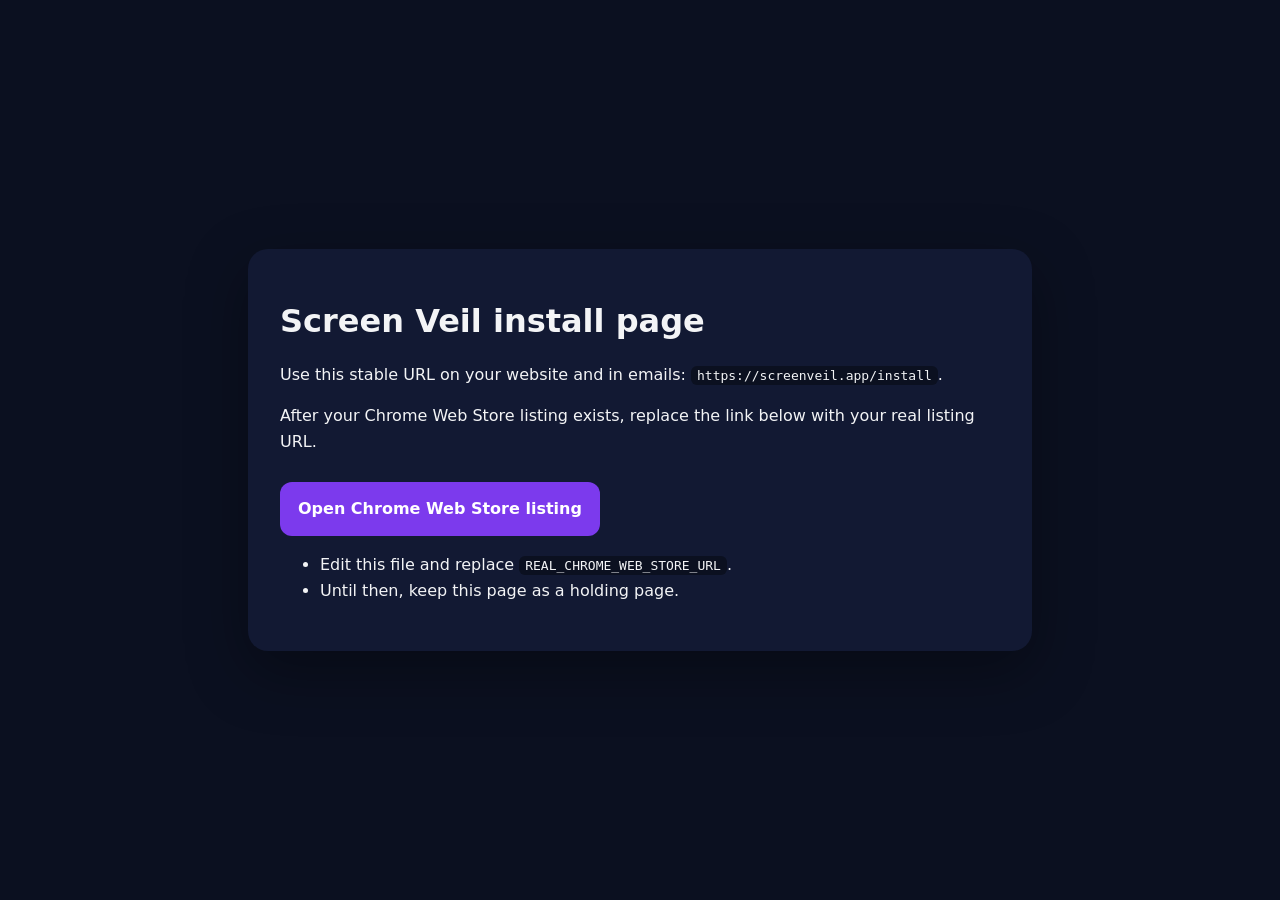
<file: screenveil-final-kit-screen-veil/screenveil_final_publish_kit/screenveil_store_kit/install/index.html>
<!doctype html>
<html lang="en">
<head>
  <meta charset="utf-8">
  <meta name="viewport" content="width=device-width,initial-scale=1">
  <title>Screen Veil Install</title>
  <style>
    body{font-family:Inter,system-ui,-apple-system,BlinkMacSystemFont,"Segoe UI",sans-serif;margin:0;background:#0b1020;color:#f3f4f6;display:grid;place-items:center;min-height:100vh}
    .card{max-width:720px;background:#121933;padding:32px;border-radius:20px;box-shadow:0 20px 60px rgba(0,0,0,.35)}
    a.button{display:inline-block;margin-top:12px;padding:14px 18px;border-radius:12px;background:#7c3aed;color:white;text-decoration:none;font-weight:700}
    code{background:#0b1020;padding:2px 6px;border-radius:6px}
    p,li{line-height:1.6}
  </style>
</head>
<body>
  <div class="card">
    <h1>Screen Veil install page</h1>
    <p>Use this stable URL on your website and in emails: <code>https://screenveil.app/install</code>.</p>
    <p>After your Chrome Web Store listing exists, replace the link below with your real listing URL.</p>
    <p><a class="button" href="REAL_CHROME_WEB_STORE_URL">Open Chrome Web Store listing</a></p>
    <ul>
      <li>Edit this file and replace <code>REAL_CHROME_WEB_STORE_URL</code>.</li>
      <li>Until then, keep this page as a holding page.</li>
    </ul>
  </div>
</body>
</html>
</file>
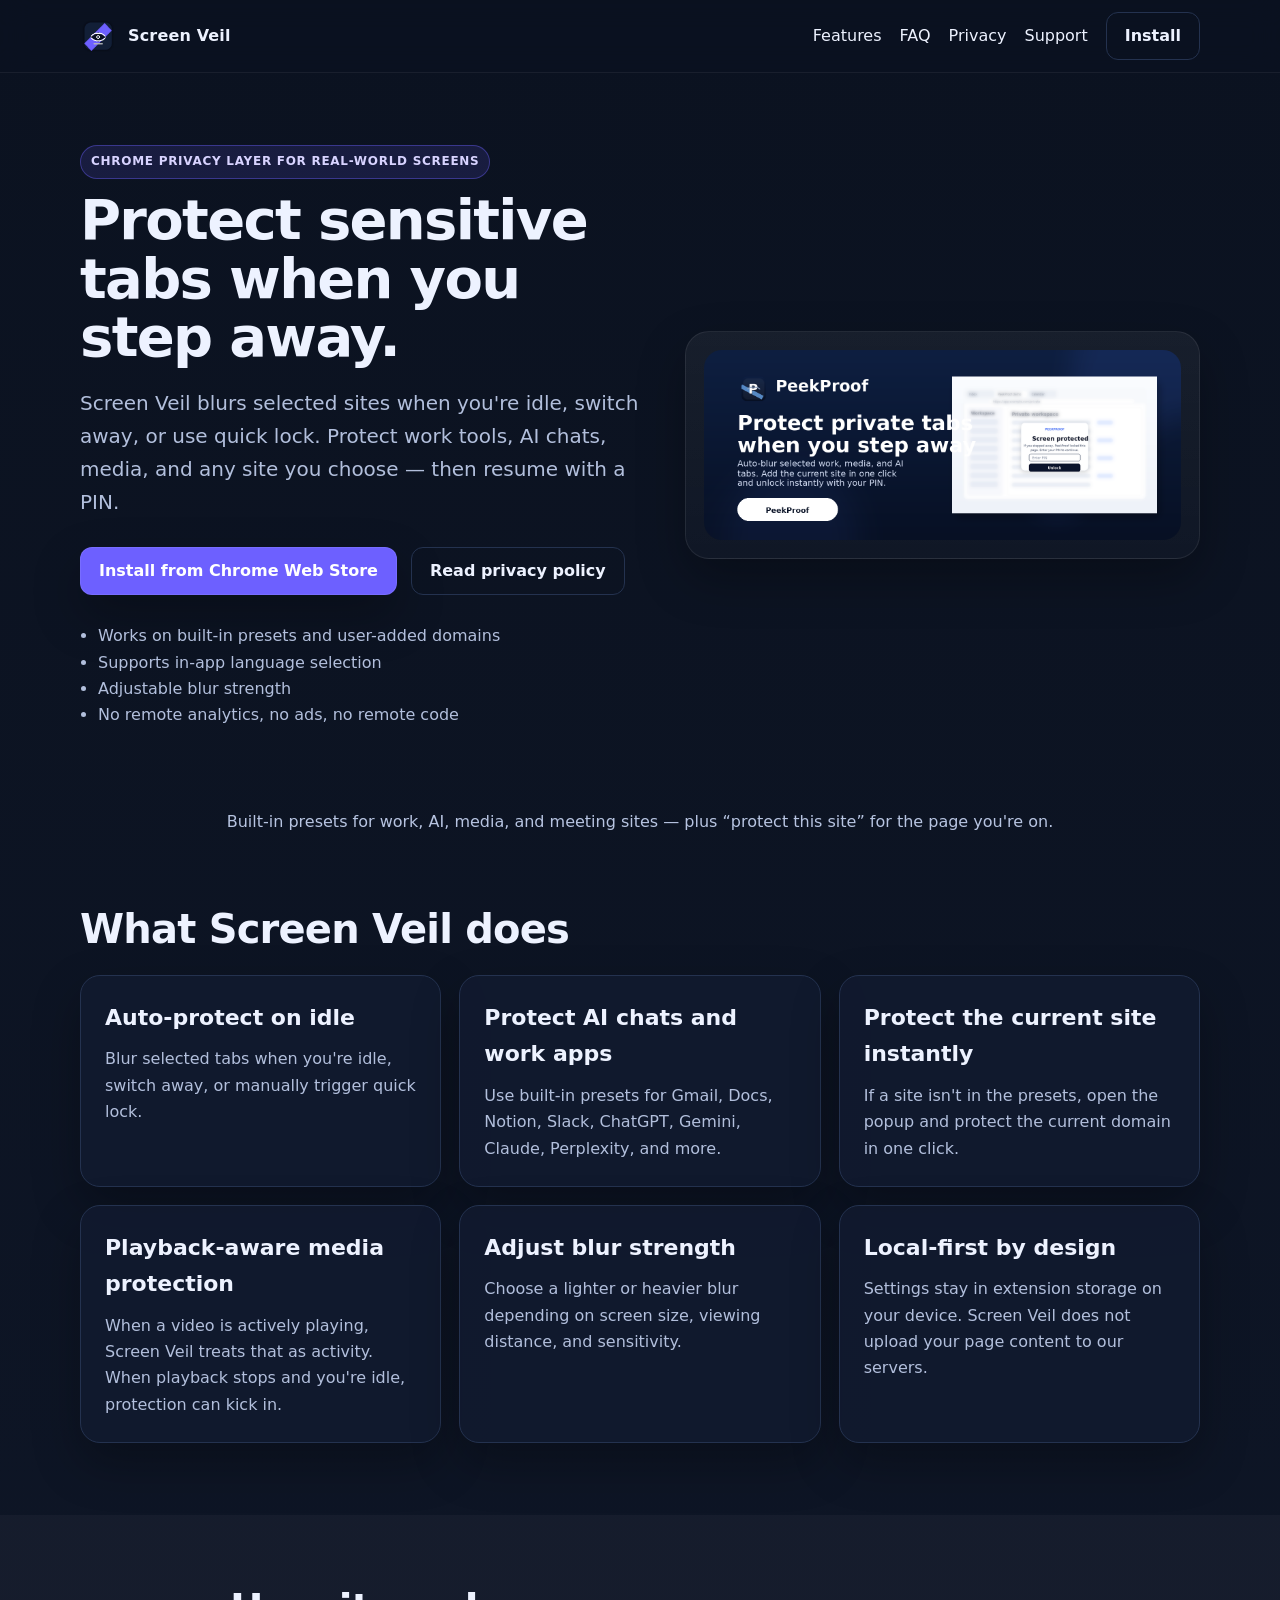
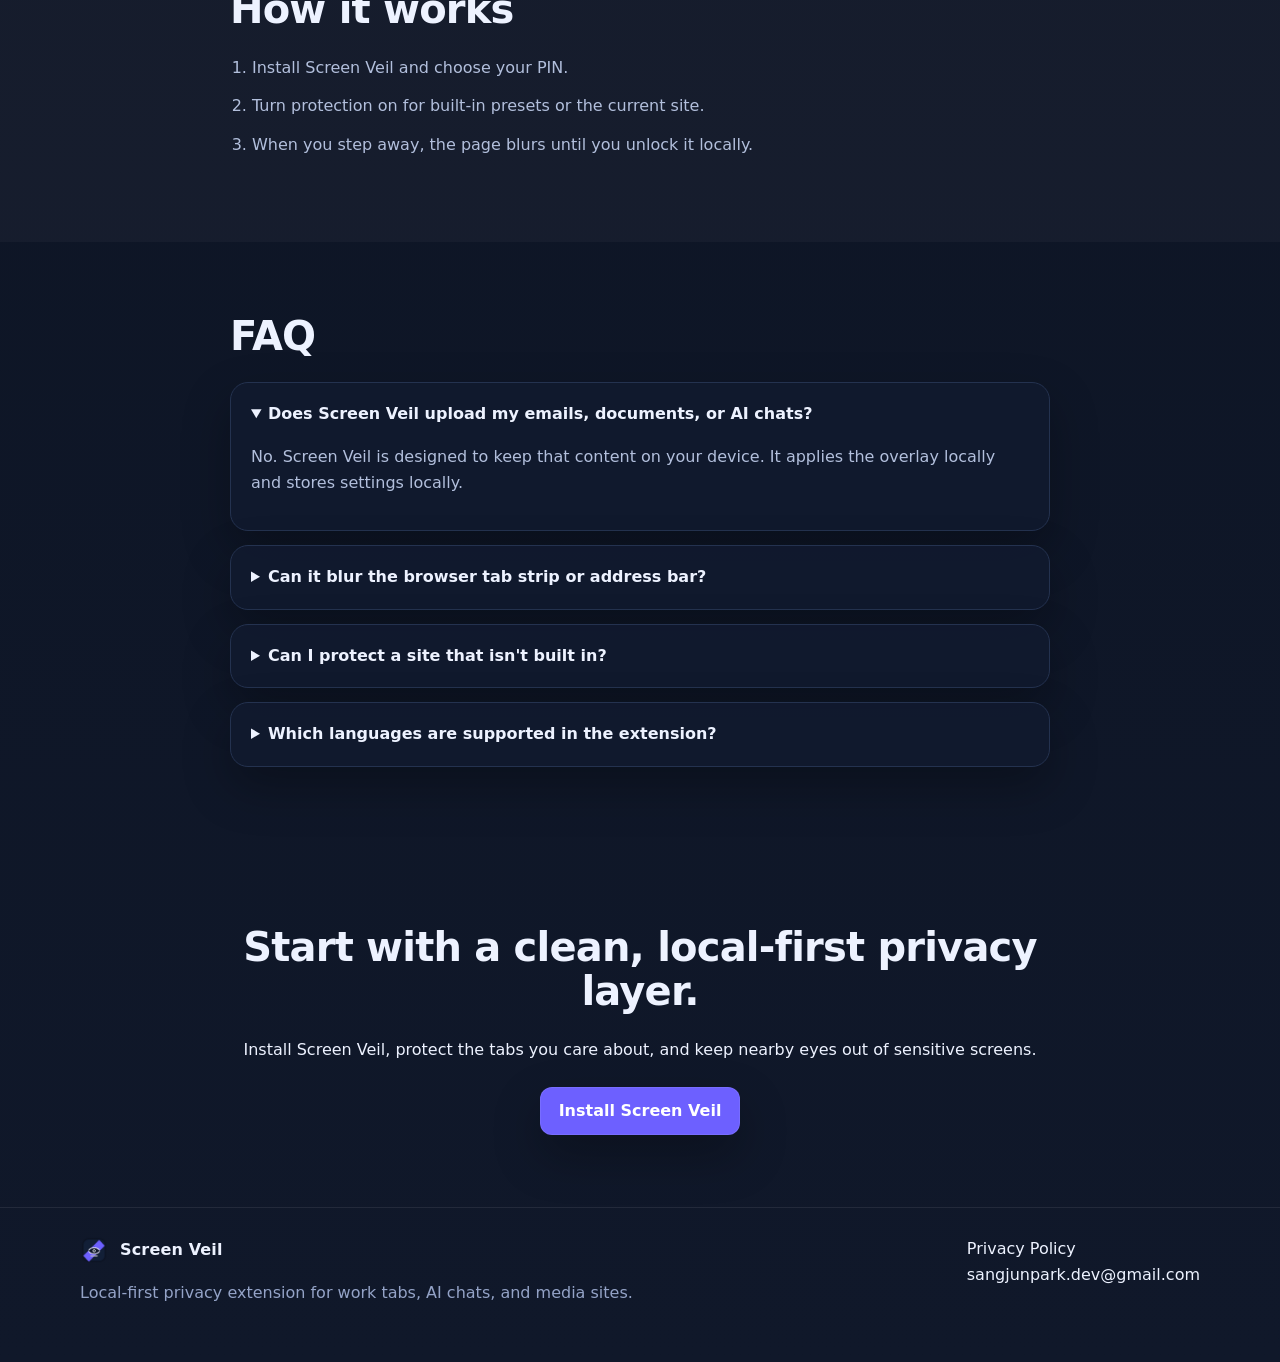
<file: screenveil-final-kit-screen-veil/screenveil_final_publish_kit/screenveil_store_kit/landing-page/index.html>
<!doctype html>
<html lang="en">
<head>
  <meta charset="utf-8">
  <meta name="viewport" content="width=device-width,initial-scale=1">
  <title>Screen Veil — Protect sensitive tabs when you step away</title>
  <meta name="description" content="Screen Veil blurs sensitive tabs when you're idle, switch away, or trigger quick lock. Protect work apps, AI chats, media, and any site you choose.">
  <link rel="stylesheet" href="styles.css">
</head>
<body>
  <header class="nav">
    <div class="container nav-inner">
      <a class="brand" href="#">
        <img src="../assets/screenveil-icon-128.png" alt="Screen Veil icon">
        <span>Screen Veil</span>
      </a>
      <nav>
        <a href="#features">Features</a>
        <a href="#faq">FAQ</a>
        <a href="../privacy/privacy.html">Privacy</a>
        <a href="../support/index.html">Support</a>
        <a class="button button-ghost" href="https://screenveil.app/install">Install</a>
      </nav>
    </div>
  </header>

  <main>
    <section class="hero">
      <div class="container hero-grid">
        <div>
          <p class="eyebrow">Chrome privacy layer for real-world screens</p>
          <h1>Protect sensitive tabs when you step away.</h1>
          <p class="lead">Screen Veil blurs selected sites when you're idle, switch away, or use quick lock. Protect work tools, AI chats, media, and any site you choose — then resume with a PIN.</p>
          <div class="cta-row">
            <a class="button" href="https://screenveil.app/install">Install from Chrome Web Store</a>
            <a class="button button-ghost" href="../privacy/privacy.html">Read privacy policy</a>
          </div>
          <ul class="hero-points">
            <li>Works on built-in presets and user-added domains</li>
            <li>Supports in-app language selection</li>
            <li>Adjustable blur strength</li>
            <li>No remote analytics, no ads, no remote code</li>
          </ul>
        </div>
        <div class="hero-card">
          <img src="../assets/screenveil-marquee-1400x560.png" alt="Screen Veil visual">
        </div>
      </div>
    </section>

    <section class="logos">
      <div class="container">
        <p>Built-in presets for work, AI, media, and meeting sites — plus “protect this site” for the page you're on.</p>
      </div>
    </section>

    <section id="features" class="section">
      <div class="container">
        <h2>What Screen Veil does</h2>
        <div class="grid">
          <article class="card">
            <h3>Auto-protect on idle</h3>
            <p>Blur selected tabs when you're idle, switch away, or manually trigger quick lock.</p>
          </article>
          <article class="card">
            <h3>Protect AI chats and work apps</h3>
            <p>Use built-in presets for Gmail, Docs, Notion, Slack, ChatGPT, Gemini, Claude, Perplexity, and more.</p>
          </article>
          <article class="card">
            <h3>Protect the current site instantly</h3>
            <p>If a site isn't in the presets, open the popup and protect the current domain in one click.</p>
          </article>
          <article class="card">
            <h3>Playback-aware media protection</h3>
            <p>When a video is actively playing, Screen Veil treats that as activity. When playback stops and you're idle, protection can kick in.</p>
          </article>
          <article class="card">
            <h3>Adjust blur strength</h3>
            <p>Choose a lighter or heavier blur depending on screen size, viewing distance, and sensitivity.</p>
          </article>
          <article class="card">
            <h3>Local-first by design</h3>
            <p>Settings stay in extension storage on your device. Screen Veil does not upload your page content to our servers.</p>
          </article>
        </div>
      </div>
    </section>

    <section class="section alt">
      <div class="container narrow">
        <h2>How it works</h2>
        <ol class="steps">
          <li>Install Screen Veil and choose your PIN.</li>
          <li>Turn protection on for built-in presets or the current site.</li>
          <li>When you step away, the page blurs until you unlock it locally.</li>
        </ol>
      </div>
    </section>

    <section id="faq" class="section">
      <div class="container narrow">
        <h2>FAQ</h2>
        <div class="faq">
          <details open>
            <summary>Does Screen Veil upload my emails, documents, or AI chats?</summary>
            <p>No. Screen Veil is designed to keep that content on your device. It applies the overlay locally and stores settings locally.</p>
          </details>
          <details>
            <summary>Can it blur the browser tab strip or address bar?</summary>
            <p>No. Standard Chrome extensions can blur page content, but not Chrome's own browser UI such as tabs and the address bar.</p>
          </details>
          <details>
            <summary>Can I protect a site that isn't built in?</summary>
            <p>Yes. Use the popup on the page you're currently viewing and choose to protect the current domain.</p>
          </details>
          <details>
            <summary>Which languages are supported in the extension?</summary>
            <p>Auto, Korean, English, Japanese, and Simplified Chinese.</p>
          </details>
        </div>
      </div>
    </section>

    <section class="section cta">
      <div class="container narrow center">
        <h2>Start with a clean, local-first privacy layer.</h2>
        <p>Install Screen Veil, protect the tabs you care about, and keep nearby eyes out of sensitive screens.</p>
        <a class="button" href="https://screenveil.app/install">Install Screen Veil</a>
      </div>
    </section>
  </main>

  <footer class="footer">
    <div class="container footer-inner">
      <div>
        <div class="brand brand-footer">
          <img src="../assets/screenveil-icon-128.png" alt="Screen Veil icon">
          <span>Screen Veil</span>
        </div>
        <p class="muted">Local-first privacy extension for work tabs, AI chats, and media sites.</p>
      </div>
      <div>
        <a href="../privacy/privacy.html">Privacy Policy</a><br>
        <a href="mailto:sangjunpark.dev@gmail.com">sangjunpark.dev@gmail.com</a>
      </div>
    </div>
  </footer>
</body>
</html>
</file>
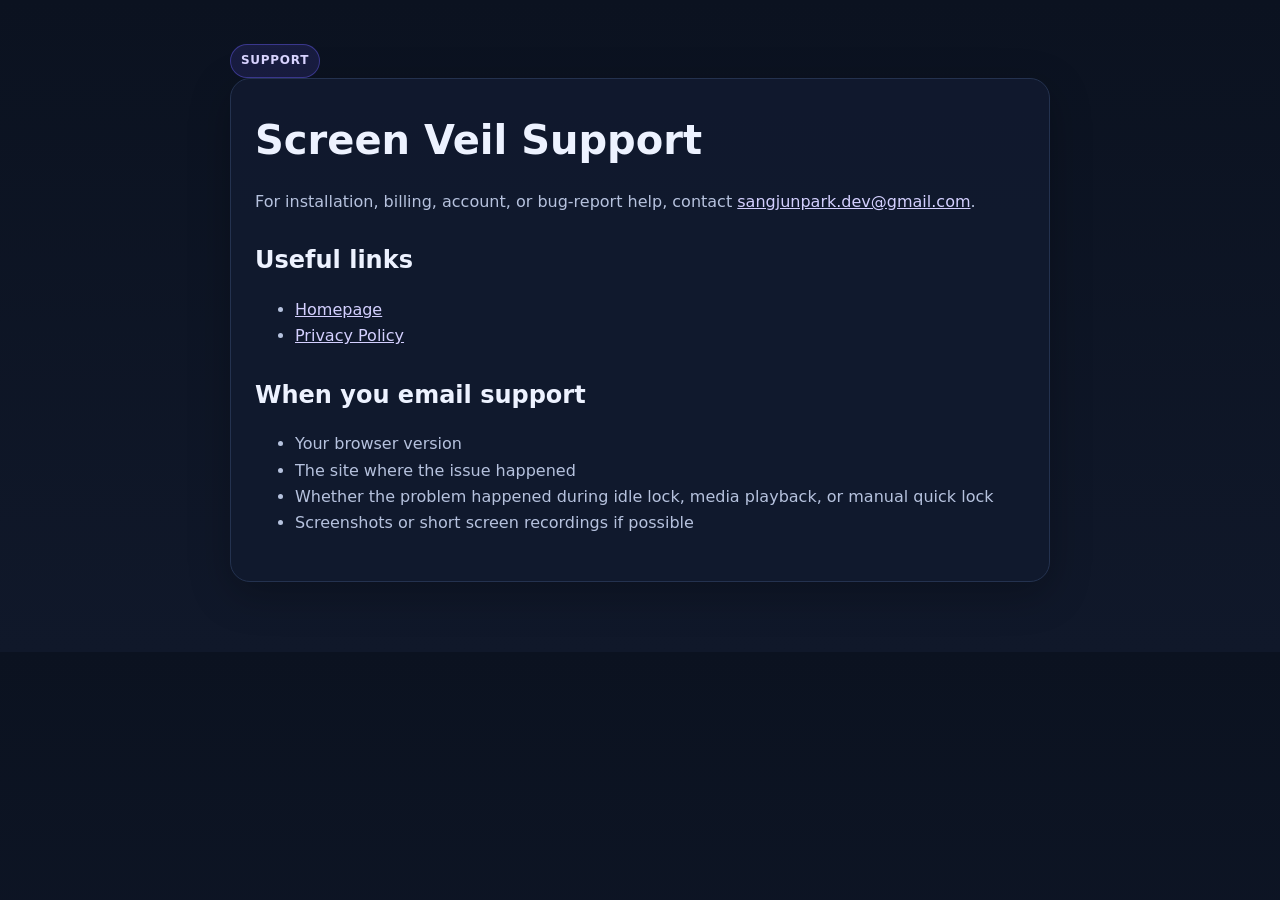
<file: screenveil-final-kit-screen-veil/screenveil_final_publish_kit/screenveil_store_kit/support/index.html>
<!doctype html>
<html lang="en">
<head>
  <meta charset="utf-8">
  <meta name="viewport" content="width=device-width,initial-scale=1">
  <title>Screen Veil Support</title>
  <style>
    :root{--bg:#0b1220;--panel:#111a2e;--text:#edf2ff;--muted:#b6c2de;--line:#24324f;--accent:#6d60ff}
    *{box-sizing:border-box}body{margin:0;font-family:Inter,system-ui,-apple-system,Segoe UI,Roboto,Arial,sans-serif;background:linear-gradient(180deg,#0b1220,#10182a);color:var(--text);line-height:1.65}
    .wrap{max-width:860px;margin:0 auto;padding:44px 20px 70px}.card{background:rgba(17,26,46,.92);border:1px solid var(--line);border-radius:20px;padding:28px 24px;box-shadow:0 12px 40px rgba(0,0,0,.25)}
    h1{margin:0 0 10px;font-size:40px}h2{margin:26px 0 10px;font-size:24px}p,li{color:var(--muted)}a{color:#d4d0ff}.pill{display:inline-block;padding:6px 10px;border-radius:999px;background:rgba(109,96,255,.14);border:1px solid rgba(109,96,255,.4);color:#d8d3ff;font-size:12px;font-weight:700;letter-spacing:.06em;text-transform:uppercase}
  </style>
</head>
<body>
  <div class="wrap">
    <span class="pill">Support</span>
    <div class="card">
      <h1>Screen Veil Support</h1>
      <p>For installation, billing, account, or bug-report help, contact <a href="mailto:sangjunpark.dev@gmail.com">sangjunpark.dev@gmail.com</a>.</p>
      <h2>Useful links</h2>
      <ul>
        <li><a href="../landing-page/index.html">Homepage</a></li>
        <li><a href="../privacy/privacy.html">Privacy Policy</a></li>
      </ul>
      <h2>When you email support</h2>
      <ul>
        <li>Your browser version</li>
        <li>The site where the issue happened</li>
        <li>Whether the problem happened during idle lock, media playback, or manual quick lock</li>
        <li>Screenshots or short screen recordings if possible</li>
      </ul>
    </div>
  </div>
</body>
</html>
</file>
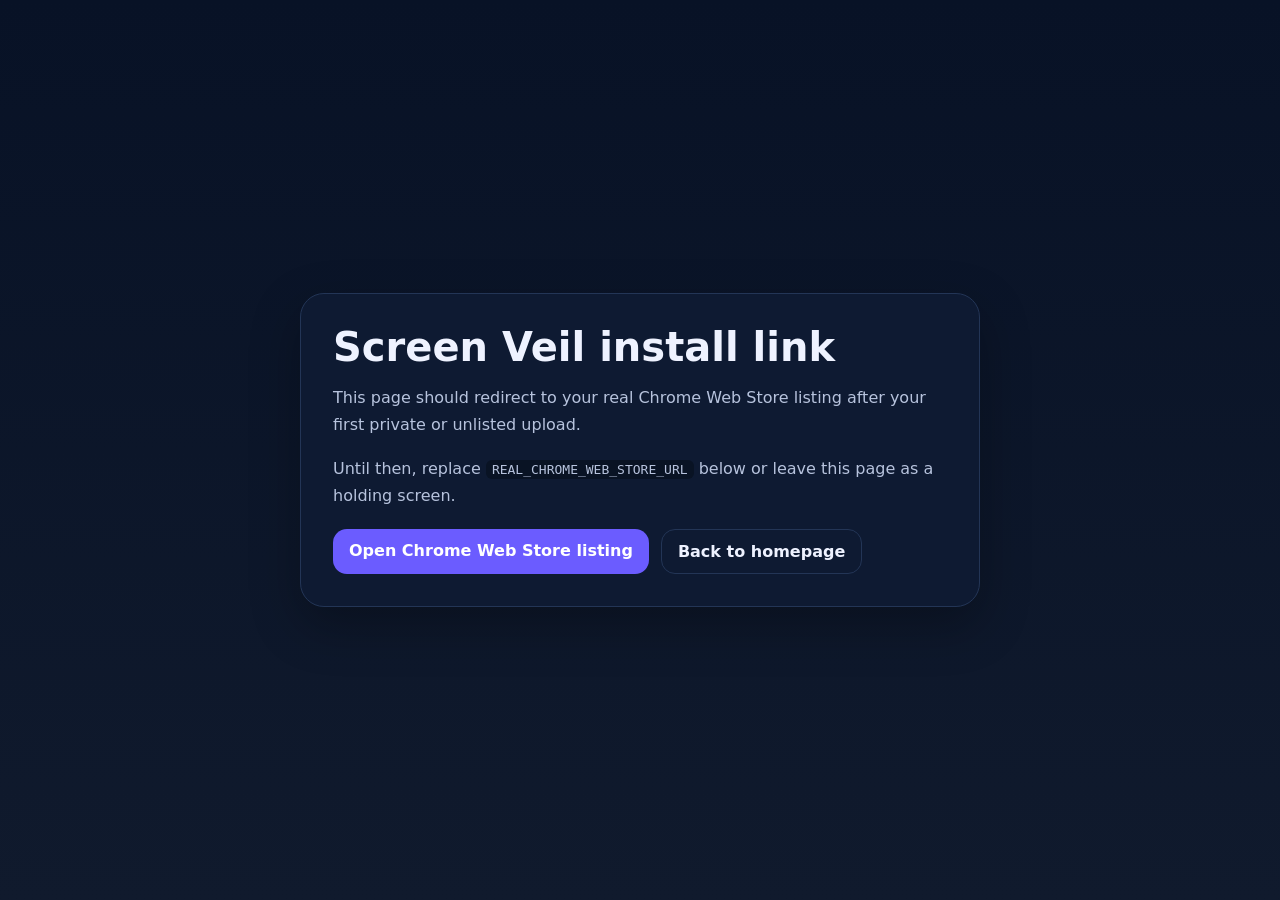
<file: install.html.html>
<!doctype html>
<html lang="en">
<head>
  <meta charset="utf-8">
  <meta name="viewport" content="width=device-width,initial-scale=1">
  <title>Screen Veil Install</title>
  <meta name="robots" content="noindex">
  <style>
    :root{--bg:#081226;--panel:#0f1b33;--line:#233556;--text:#eef2ff;--muted:#b7c3dd;--accent:#6b5cff}
    *{box-sizing:border-box} body{margin:0;font-family:Inter,system-ui,-apple-system,Segoe UI,Roboto,Arial,sans-serif;background:linear-gradient(180deg,#081226,#101a2d);color:var(--text)}
    .wrap{min-height:100vh;display:grid;place-items:center;padding:24px}.card{max-width:680px;background:rgba(15,27,51,.92);border:1px solid var(--line);border-radius:24px;padding:32px;box-shadow:0 18px 50px rgba(0,0,0,.28)}
    h1{margin:0 0 12px;font-size:40px;line-height:1.05} p{color:var(--muted);line-height:1.7} .row{display:flex;gap:12px;flex-wrap:wrap;margin-top:20px}
    a{display:inline-block;padding:12px 16px;border-radius:14px;text-decoration:none;font-weight:700} .primary{background:#6b5cff;color:#fff}.secondary{border:1px solid var(--line);color:#eef2ff}
    code{background:#091324;padding:2px 6px;border-radius:6px}
  </style>
</head>
<body>
  <div class="wrap">
    <div class="card">
      <h1>Screen Veil install link</h1>
      <p>This page should redirect to your real Chrome Web Store listing after your first private or unlisted upload.</p>
      <p>Until then, replace <code>REAL_CHROME_WEB_STORE_URL</code> below or leave this page as a holding screen.</p>
      <div class="row">
        <a class="primary" href="REAL_CHROME_WEB_STORE_URL">Open Chrome Web Store listing</a>
        <a class="secondary" href="../landing-page/index.html">Back to homepage</a>
      </div>
    </div>
  </div>
</body>
</html>
</file>
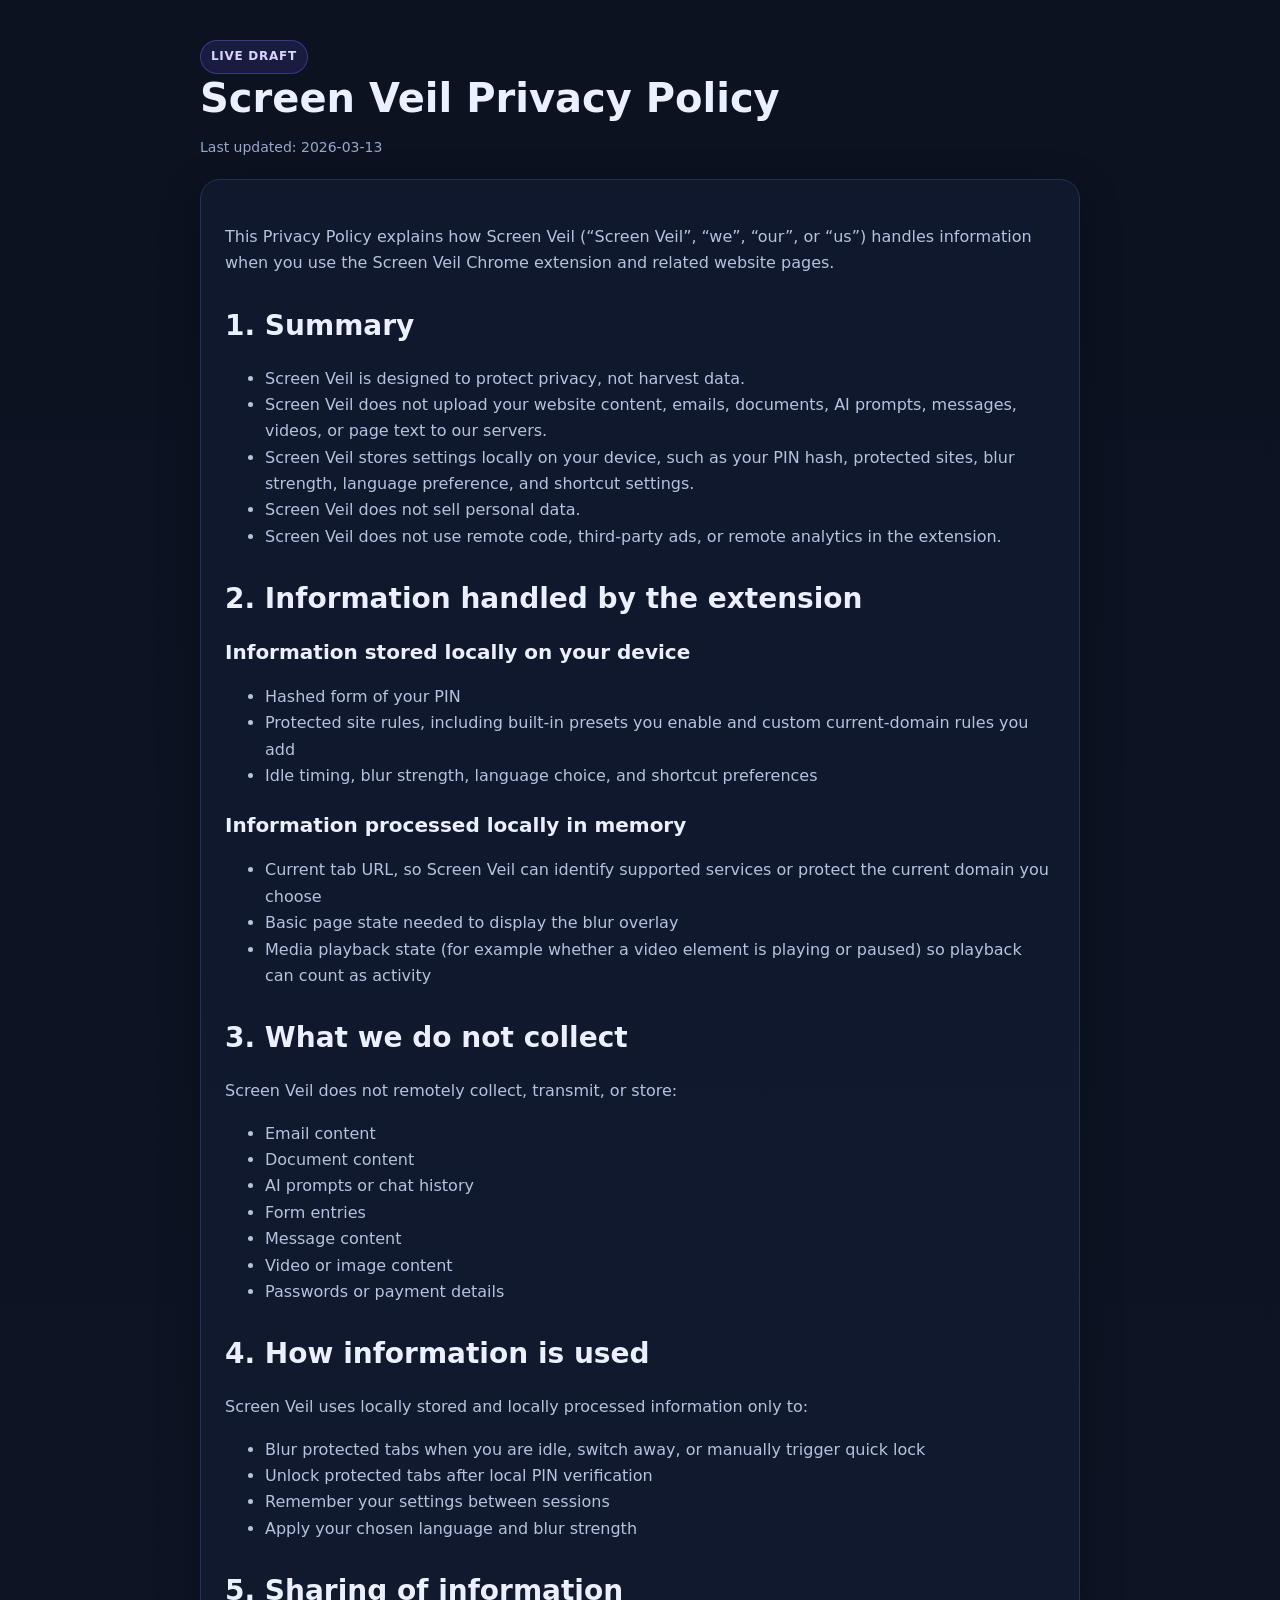
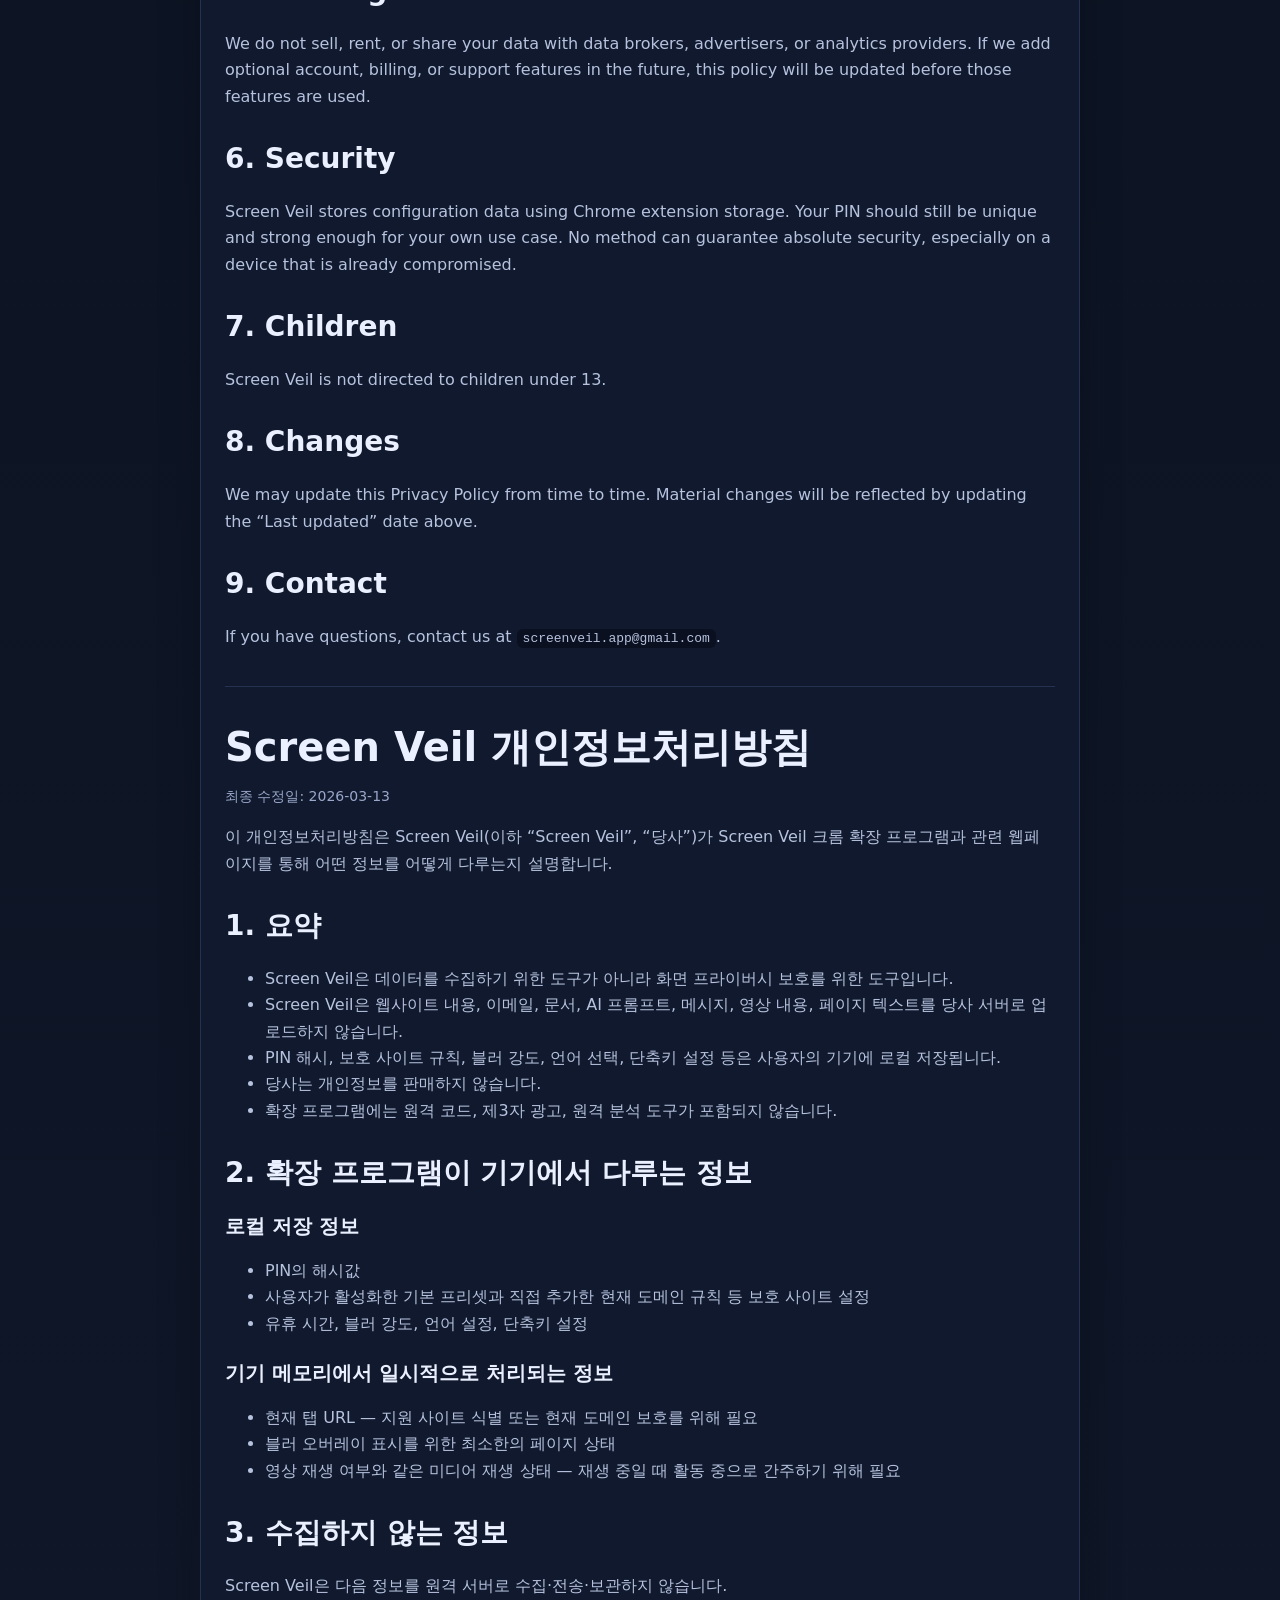
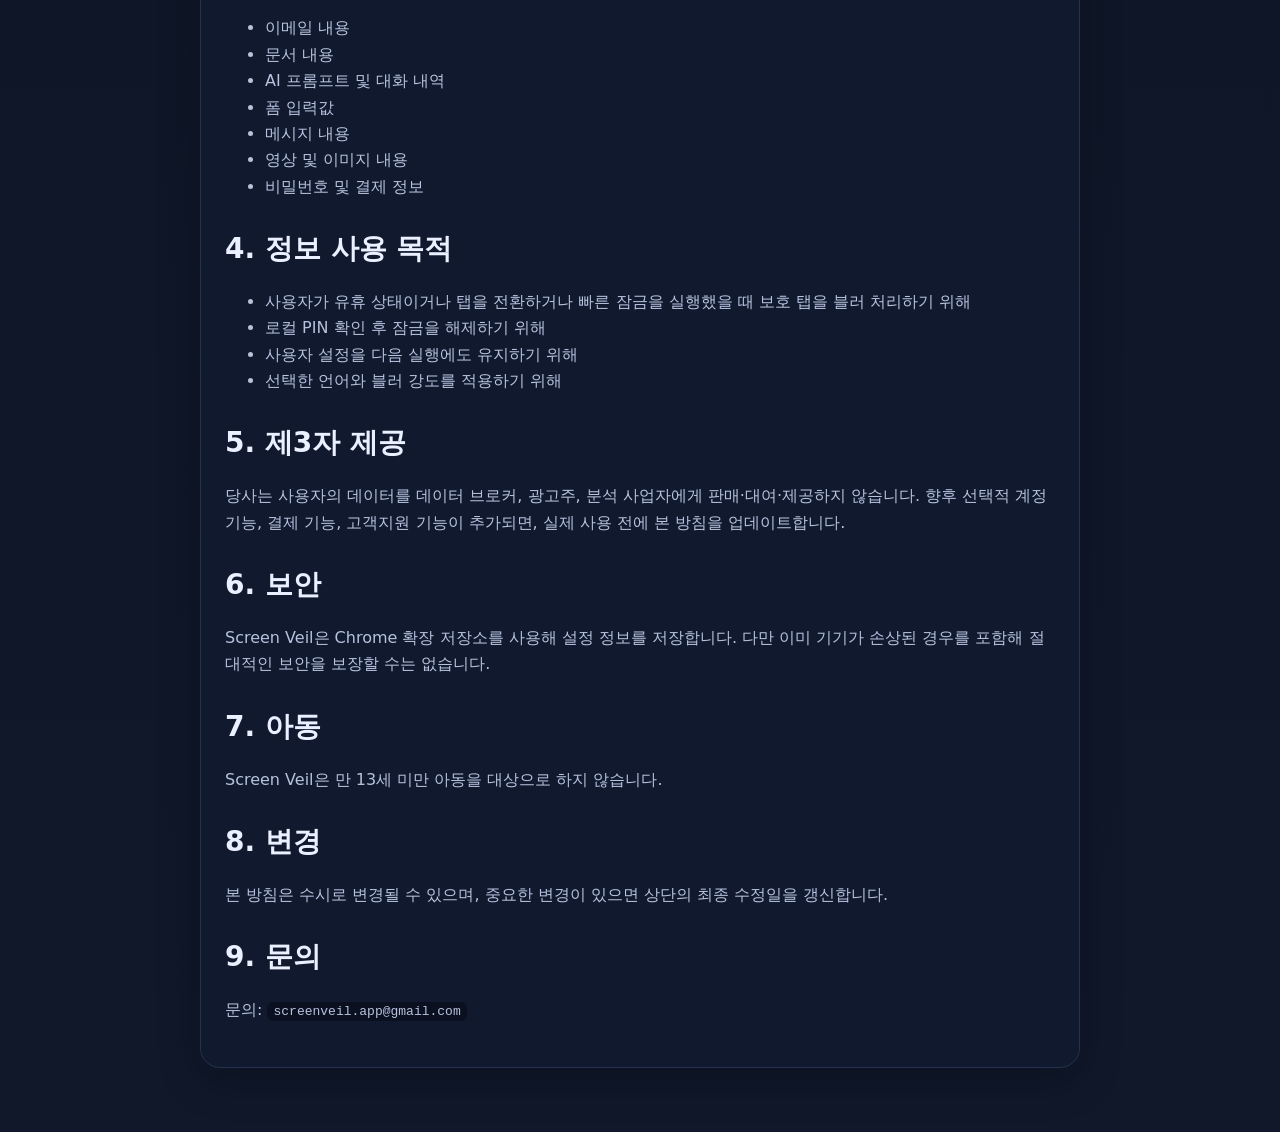
<file: privacy.html.html>
<!doctype html>
<html lang="en">
<head>
  <meta charset="utf-8">
  <meta name="viewport" content="width=device-width,initial-scale=1">
  <title>Screen Veil Privacy Policy</title>
  <style>
    :root{--bg:#0b1220;--panel:#111a2e;--text:#eaf0ff;--muted:#b6c2de;--line:#24324f;--accent:#6d60ff}
    *{box-sizing:border-box} body{margin:0;font-family:Inter,system-ui,-apple-system,Segoe UI,Roboto,Arial,sans-serif;background:linear-gradient(180deg,#0b1220,#10182a);color:var(--text);line-height:1.65}
    .wrap{max-width:920px;margin:0 auto;padding:40px 20px 64px}
    .card{background:rgba(17,26,46,.92);border:1px solid var(--line);border-radius:20px;padding:28px 24px;margin-top:20px;box-shadow:0 12px 40px rgba(0,0,0,.25)}
    h1,h2,h3{line-height:1.2} h1{margin:0 0 8px;font-size:40px} h2{margin-top:32px;font-size:28px} h3{margin-top:24px;font-size:20px}
    p,li{color:var(--muted)} a{color:#b9b2ff} .pill{display:inline-block;background:rgba(109,96,255,.14);border:1px solid rgba(109,96,255,.4);color:#d8d3ff;padding:6px 10px;border-radius:999px;font-size:12px;font-weight:700;letter-spacing:.06em;text-transform:uppercase}
    hr{border:0;border-top:1px solid var(--line);margin:36px 0}
    code{background:#0a1020;padding:2px 6px;border-radius:6px}
    .small{font-size:14px;color:#99a7ca}
  </style>
</head>
<body>
  <div class="wrap">
    <span class="pill">Live draft</span>
    <h1>Screen Veil Privacy Policy</h1>
    <p class="small">Last updated: 2026-03-13</p>

    <div class="card">
      <p>This Privacy Policy explains how Screen Veil (“Screen Veil”, “we”, “our”, or “us”) handles information when you use the Screen Veil Chrome extension and related website pages.</p>

      <h2>1. Summary</h2>
      <ul>
        <li>Screen Veil is designed to protect privacy, not harvest data.</li>
        <li>Screen Veil does not upload your website content, emails, documents, AI prompts, messages, videos, or page text to our servers.</li>
        <li>Screen Veil stores settings locally on your device, such as your PIN hash, protected sites, blur strength, language preference, and shortcut settings.</li>
        <li>Screen Veil does not sell personal data.</li>
        <li>Screen Veil does not use remote code, third-party ads, or remote analytics in the extension.</li>
      </ul>

      <h2>2. Information handled by the extension</h2>
      <h3>Information stored locally on your device</h3>
      <ul>
        <li>Hashed form of your PIN</li>
        <li>Protected site rules, including built-in presets you enable and custom current-domain rules you add</li>
        <li>Idle timing, blur strength, language choice, and shortcut preferences</li>
      </ul>

      <h3>Information processed locally in memory</h3>
      <ul>
        <li>Current tab URL, so Screen Veil can identify supported services or protect the current domain you choose</li>
        <li>Basic page state needed to display the blur overlay</li>
        <li>Media playback state (for example whether a video element is playing or paused) so playback can count as activity</li>
      </ul>

      <h2>3. What we do not collect</h2>
      <p>Screen Veil does not remotely collect, transmit, or store:</p>
      <ul>
        <li>Email content</li>
        <li>Document content</li>
        <li>AI prompts or chat history</li>
        <li>Form entries</li>
        <li>Message content</li>
        <li>Video or image content</li>
        <li>Passwords or payment details</li>
      </ul>

      <h2>4. How information is used</h2>
      <p>Screen Veil uses locally stored and locally processed information only to:</p>
      <ul>
        <li>Blur protected tabs when you are idle, switch away, or manually trigger quick lock</li>
        <li>Unlock protected tabs after local PIN verification</li>
        <li>Remember your settings between sessions</li>
        <li>Apply your chosen language and blur strength</li>
      </ul>

      <h2>5. Sharing of information</h2>
      <p>We do not sell, rent, or share your data with data brokers, advertisers, or analytics providers. If we add optional account, billing, or support features in the future, this policy will be updated before those features are used.</p>

      <h2>6. Security</h2>
      <p>Screen Veil stores configuration data using Chrome extension storage. Your PIN should still be unique and strong enough for your own use case. No method can guarantee absolute security, especially on a device that is already compromised.</p>

      <h2>7. Children</h2>
      <p>Screen Veil is not directed to children under 13.</p>

      <h2>8. Changes</h2>
      <p>We may update this Privacy Policy from time to time. Material changes will be reflected by updating the “Last updated” date above.</p>

      <h2>9. Contact</h2>
      <p>If you have questions, contact us at <code>screenveil.app@gmail.com</code>.</p>

      <hr>

      <h1>Screen Veil 개인정보처리방침</h1>
      <p class="small">최종 수정일: 2026-03-13</p>

      <p>이 개인정보처리방침은 Screen Veil(이하 “Screen Veil”, “당사”)가 Screen Veil 크롬 확장 프로그램과 관련 웹페이지를 통해 어떤 정보를 어떻게 다루는지 설명합니다.</p>

      <h2>1. 요약</h2>
      <ul>
        <li>Screen Veil은 데이터를 수집하기 위한 도구가 아니라 화면 프라이버시 보호를 위한 도구입니다.</li>
        <li>Screen Veil은 웹사이트 내용, 이메일, 문서, AI 프롬프트, 메시지, 영상 내용, 페이지 텍스트를 당사 서버로 업로드하지 않습니다.</li>
        <li>PIN 해시, 보호 사이트 규칙, 블러 강도, 언어 선택, 단축키 설정 등은 사용자의 기기에 로컬 저장됩니다.</li>
        <li>당사는 개인정보를 판매하지 않습니다.</li>
        <li>확장 프로그램에는 원격 코드, 제3자 광고, 원격 분석 도구가 포함되지 않습니다.</li>
      </ul>

      <h2>2. 확장 프로그램이 기기에서 다루는 정보</h2>
      <h3>로컬 저장 정보</h3>
      <ul>
        <li>PIN의 해시값</li>
        <li>사용자가 활성화한 기본 프리셋과 직접 추가한 현재 도메인 규칙 등 보호 사이트 설정</li>
        <li>유휴 시간, 블러 강도, 언어 설정, 단축키 설정</li>
      </ul>

      <h3>기기 메모리에서 일시적으로 처리되는 정보</h3>
      <ul>
        <li>현재 탭 URL — 지원 사이트 식별 또는 현재 도메인 보호를 위해 필요</li>
        <li>블러 오버레이 표시를 위한 최소한의 페이지 상태</li>
        <li>영상 재생 여부와 같은 미디어 재생 상태 — 재생 중일 때 활동 중으로 간주하기 위해 필요</li>
      </ul>

      <h2>3. 수집하지 않는 정보</h2>
      <p>Screen Veil은 다음 정보를 원격 서버로 수집·전송·보관하지 않습니다.</p>
      <ul>
        <li>이메일 내용</li>
        <li>문서 내용</li>
        <li>AI 프롬프트 및 대화 내역</li>
        <li>폼 입력값</li>
        <li>메시지 내용</li>
        <li>영상 및 이미지 내용</li>
        <li>비밀번호 및 결제 정보</li>
      </ul>

      <h2>4. 정보 사용 목적</h2>
      <ul>
        <li>사용자가 유휴 상태이거나 탭을 전환하거나 빠른 잠금을 실행했을 때 보호 탭을 블러 처리하기 위해</li>
        <li>로컬 PIN 확인 후 잠금을 해제하기 위해</li>
        <li>사용자 설정을 다음 실행에도 유지하기 위해</li>
        <li>선택한 언어와 블러 강도를 적용하기 위해</li>
      </ul>

      <h2>5. 제3자 제공</h2>
      <p>당사는 사용자의 데이터를 데이터 브로커, 광고주, 분석 사업자에게 판매·대여·제공하지 않습니다. 향후 선택적 계정 기능, 결제 기능, 고객지원 기능이 추가되면, 실제 사용 전에 본 방침을 업데이트합니다.</p>

      <h2>6. 보안</h2>
      <p>Screen Veil은 Chrome 확장 저장소를 사용해 설정 정보를 저장합니다. 다만 이미 기기가 손상된 경우를 포함해 절대적인 보안을 보장할 수는 없습니다.</p>

      <h2>7. 아동</h2>
      <p>Screen Veil은 만 13세 미만 아동을 대상으로 하지 않습니다.</p>

      <h2>8. 변경</h2>
      <p>본 방침은 수시로 변경될 수 있으며, 중요한 변경이 있으면 상단의 최종 수정일을 갱신합니다.</p>

      <h2>9. 문의</h2>
      <p>문의: <code>screenveil.app@gmail.com</code></p>
    </div>
  </div>
</body>
</html>
</file>
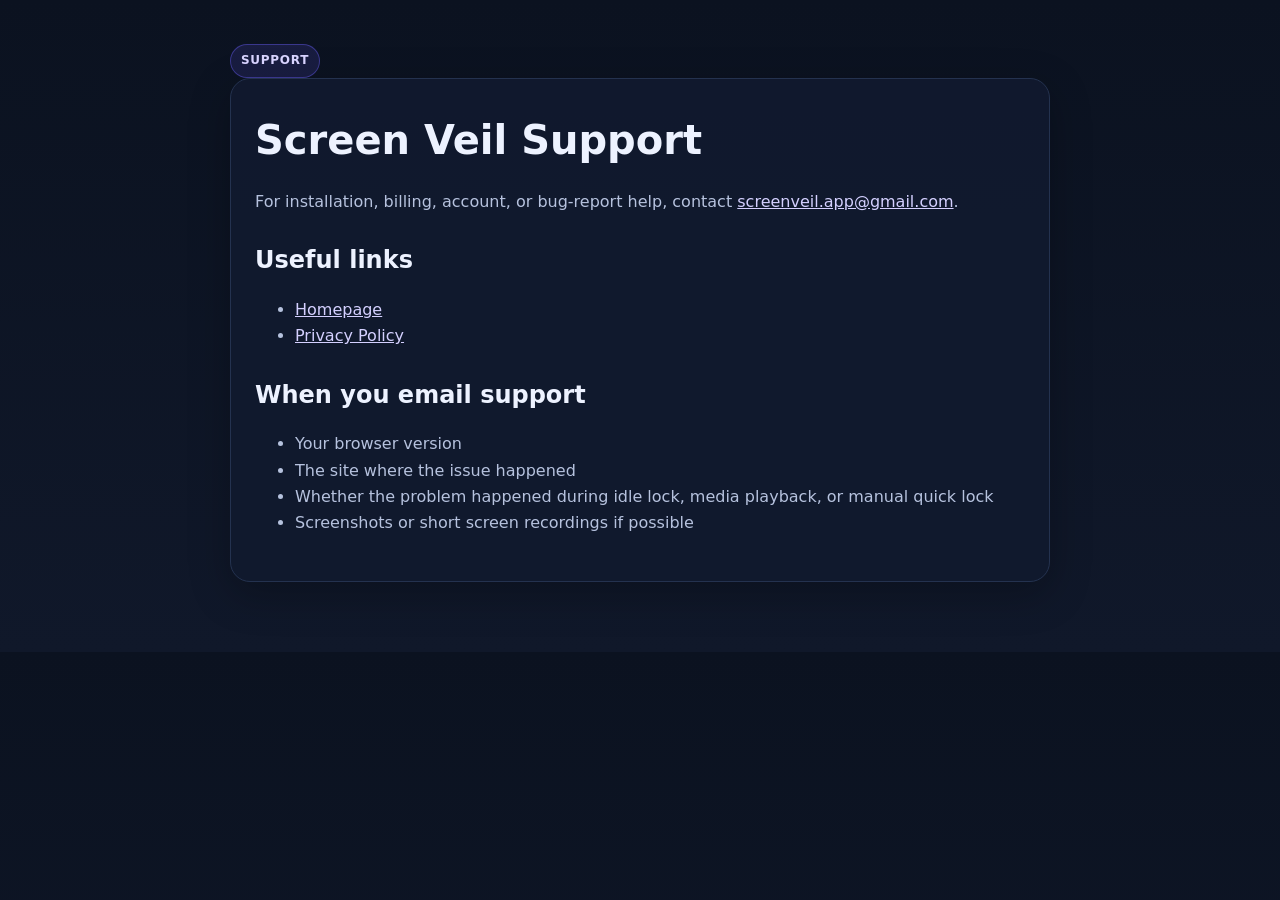
<file: support.html.html>
<!doctype html>
<html lang="en">
<head>
  <meta charset="utf-8">
  <meta name="viewport" content="width=device-width,initial-scale=1">
  <title>Screen Veil Support</title>
  <style>
    :root{--bg:#0b1220;--panel:#111a2e;--text:#edf2ff;--muted:#b6c2de;--line:#24324f;--accent:#6d60ff}
    *{box-sizing:border-box}body{margin:0;font-family:Inter,system-ui,-apple-system,Segoe UI,Roboto,Arial,sans-serif;background:linear-gradient(180deg,#0b1220,#10182a);color:var(--text);line-height:1.65}
    .wrap{max-width:860px;margin:0 auto;padding:44px 20px 70px}.card{background:rgba(17,26,46,.92);border:1px solid var(--line);border-radius:20px;padding:28px 24px;box-shadow:0 12px 40px rgba(0,0,0,.25)}
    h1{margin:0 0 10px;font-size:40px}h2{margin:26px 0 10px;font-size:24px}p,li{color:var(--muted)}a{color:#d4d0ff}.pill{display:inline-block;padding:6px 10px;border-radius:999px;background:rgba(109,96,255,.14);border:1px solid rgba(109,96,255,.4);color:#d8d3ff;font-size:12px;font-weight:700;letter-spacing:.06em;text-transform:uppercase}
  </style>
</head>
<body>
  <div class="wrap">
    <span class="pill">Support</span>
    <div class="card">
      <h1>Screen Veil Support</h1>
      <p>For installation, billing, account, or bug-report help, contact <a href="mailto:screenveil.app@gmail.com">screenveil.app@gmail.com</a>.</p>
      <h2>Useful links</h2>
      <ul>
        <li><a href="../landing-page/index.html">Homepage</a></li>
        <li><a href="../privacy/privacy.html">Privacy Policy</a></li>
      </ul>
      <h2>When you email support</h2>
      <ul>
        <li>Your browser version</li>
        <li>The site where the issue happened</li>
        <li>Whether the problem happened during idle lock, media playback, or manual quick lock</li>
        <li>Screenshots or short screen recordings if possible</li>
      </ul>
    </div>
  </div>
</body>
</html>
</file>
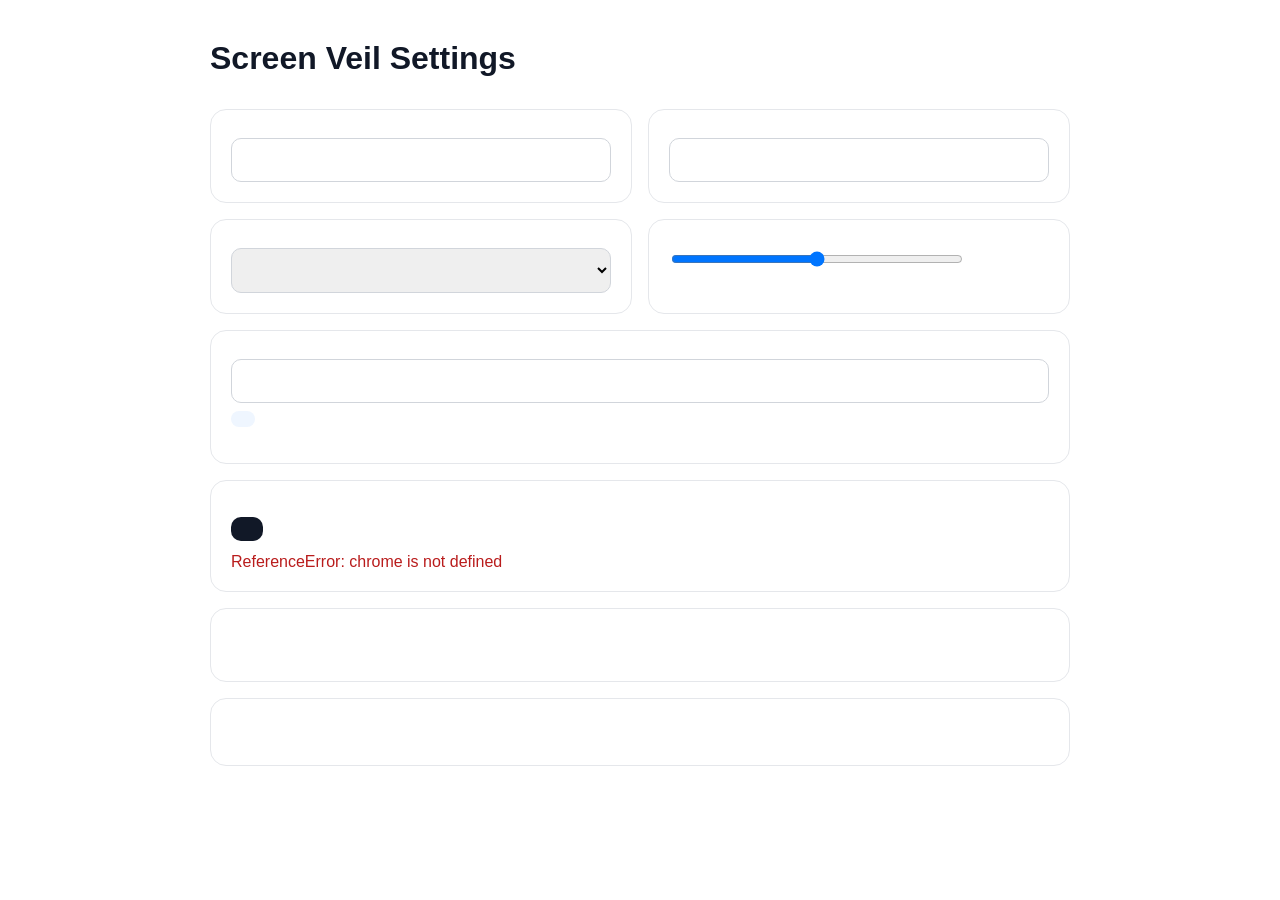
<file: screenveil-extension-store-ready/options/options.html>
<!doctype html>
<html lang="en">
  <head>
    <meta charset="UTF-8" />
    <title>Screen Veil Settings</title>
    <style>
      body {
        max-width: 860px;
        margin: 40px auto;
        padding: 0 20px;
        font-family: Arial, sans-serif;
        color: #111827;
      }
      h1 {
        margin-bottom: 8px;
      }
      p {
        color: #374151;
        line-height: 1.55;
      }
      .card {
        border: 1px solid #e5e7eb;
        border-radius: 16px;
        padding: 20px;
        margin-top: 16px;
      }
      label {
        display: block;
        margin-bottom: 8px;
        font-weight: 700;
      }
      input,
      select {
        width: 100%;
        box-sizing: border-box;
        padding: 12px 14px;
        border: 1px solid #d1d5db;
        border-radius: 10px;
        font-size: 16px;
      }
      input[type='range'] {
        padding: 0;
      }
      button {
        margin-top: 16px;
        padding: 12px 16px;
        border: none;
        border-radius: 10px;
        font-weight: 700;
        background: #111827;
        color: white;
        cursor: pointer;
      }
      button.secondary {
        margin-top: 0;
        background: #f3f4f6;
        color: #111827;
      }
      .success {
        margin-top: 12px;
        color: #065f46;
        min-height: 18px;
      }
      .success.error {
        color: #b91c1c;
      }
      .note {
        font-size: 14px;
        color: #6b7280;
      }
      ul {
        line-height: 1.8;
        columns: 2;
        padding-left: 18px;
      }
      .pill {
        display: inline-block;
        margin-top: 8px;
        padding: 8px 12px;
        border-radius: 999px;
        background: #eff6ff;
        color: #1d4ed8;
        font-size: 14px;
        font-weight: 700;
      }
      .grid {
        display: grid;
        grid-template-columns: 1fr 1fr;
        gap: 16px;
      }
      .range-row {
        display: flex;
        align-items: center;
        gap: 12px;
      }
      .range-value {
        min-width: 72px;
        text-align: right;
        font-weight: 700;
        color: #111827;
      }
      .custom-sites {
        display: grid;
        gap: 10px;
        margin-top: 12px;
      }
      .custom-site-row {
        display: flex;
        align-items: center;
        justify-content: space-between;
        gap: 12px;
        padding: 10px 12px;
        border: 1px solid #e5e7eb;
        border-radius: 12px;
      }
      .custom-site-meta {
        min-width: 0;
      }
      .custom-site-name {
        font-weight: 700;
      }
      .custom-site-pattern {
        font-size: 12px;
        color: #6b7280;
        word-break: break-all;
      }
      @media (max-width: 680px) {
        .grid {
          grid-template-columns: 1fr;
        }
        ul {
          columns: 1;
        }
        .custom-site-row {
          flex-direction: column;
          align-items: stretch;
        }
      }
    </style>
  </head>
  <body>
    <h1 id="titleEl">Screen Veil Settings</h1>
    <p id="introEl"></p>

    <div class="grid">
      <div class="card">
        <label for="idleSeconds" id="idleLabel"></label>
        <input id="idleSeconds" type="number" min="15" max="600" step="1" />
        <div class="note" id="idleHint"></div>
      </div>

      <div class="card">
        <label for="pin" id="pinLabel"></label>
        <input id="pin" type="password" minlength="4" />
        <div class="note" id="pinHint"></div>
      </div>
    </div>

    <div class="grid">
      <div class="card">
        <label for="languageSelect" id="languageLabel"></label>
        <select id="languageSelect">
          <option value="auto"></option>
          <option value="en"></option>
          <option value="ko"></option>
          <option value="ja"></option>
          <option value="zh-CN"></option>
        </select>
        <div class="note" id="languageHint"></div>
      </div>

      <div class="card">
        <label for="blurStrength" id="blurLabel"></label>
        <div class="range-row">
          <input id="blurStrength" type="range" min="4" max="40" step="1" />
          <div id="blurValue" class="range-value"></div>
        </div>
        <div class="note" id="blurHint"></div>
      </div>
    </div>

    <div class="card">
      <label for="hotkeyRecorder" id="hotkeyLabel"></label>
      <input id="hotkeyRecorder" type="text" readonly />
      <div class="note" id="hotkeyHint"></div>
      <div class="pill" id="chromeHotkeyHint"></div>
      <div class="note" id="hotkeyDetail" style="margin-top:12px;"></div>
    </div>

    <div class="card">
      <button id="saveButton"></button>
      <div id="message" class="success"></div>
    </div>

    <div class="card">
      <strong id="presetSitesTitle"></strong>
      <ul id="presetSitesList"></ul>
      <p id="presetSitesNote" class="note"></p>
    </div>

    <div class="card">
      <strong id="customSitesTitle"></strong>
      <div id="customSitesEmpty" class="note" style="margin-top:10px;"></div>
      <div id="customSitesList" class="custom-sites"></div>
      <p id="customSitesHint" class="note"></p>
    </div>

    <script src="../common/i18n.js"></script>
    <script src="options.js"></script>
  </body>
</html>
</file>
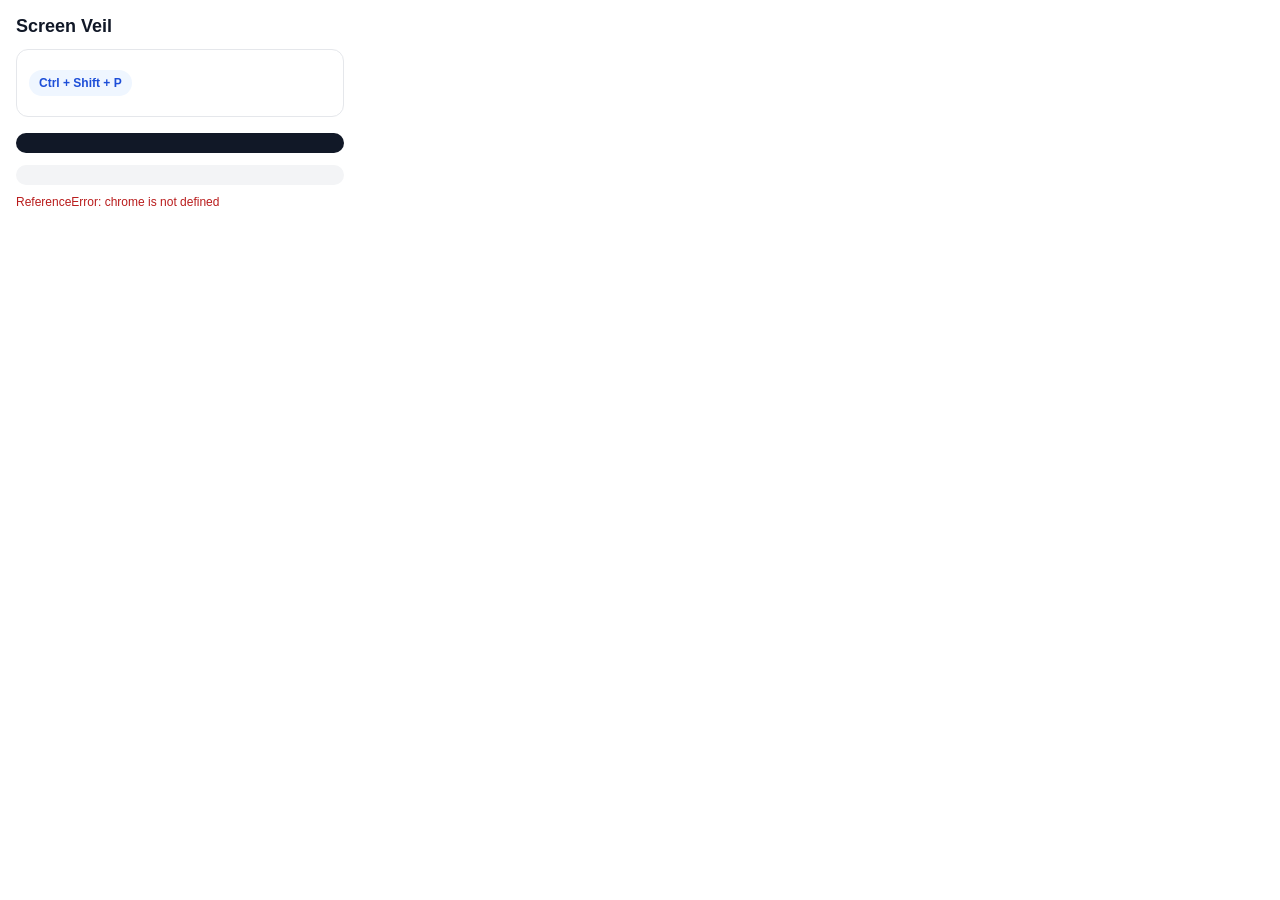
<file: screenveil-extension-store-ready/popup/popup.html>
<!doctype html>
<html lang="en">
  <head>
    <meta charset="UTF-8" />
    <title>Screen Veil</title>
    <style>
      body {
        width: 360px;
        margin: 0;
        padding: 16px;
        box-sizing: border-box;
        font-family: Arial, sans-serif;
        color: #111827;
      }
      h1 {
        margin: 0 0 8px 0;
        font-size: 18px;
      }
      p {
        margin: 0;
        line-height: 1.45;
        color: #374151;
      }
      .lead {
        margin-bottom: 12px;
      }
      .card {
        border: 1px solid #e5e7eb;
        border-radius: 12px;
        padding: 12px;
        margin-bottom: 12px;
      }
      .row {
        display: flex;
        align-items: center;
        justify-content: space-between;
        gap: 12px;
      }
      .muted {
        color: #6b7280;
        font-size: 12px;
        line-height: 1.45;
      }
      .warning {
        color: #92400e;
        font-size: 12px;
        margin-top: 8px;
      }
      .accent {
        color: #1d4ed8;
        font-size: 12px;
        margin-top: 8px;
      }
      .domain-chip,
      .hotkey-chip {
        display: inline-block;
        padding: 6px 10px;
        border-radius: 999px;
        font-size: 12px;
        font-weight: 700;
      }
      .domain-chip {
        background: #f3f4f6;
        color: #111827;
        margin-top: 8px;
      }
      .hotkey-chip {
        background: #eff6ff;
        color: #1d4ed8;
      }
      button {
        width: 100%;
        padding: 10px 12px;
        border-radius: 10px;
        border: none;
        font-size: 14px;
        font-weight: 700;
        cursor: pointer;
        background: #111827;
        color: white;
      }
      button.secondary {
        background: #f3f4f6;
        color: #111827;
      }
      button.tertiary {
        background: #2563eb;
        color: white;
      }
      input[type='checkbox'] {
        transform: scale(1.15);
      }
      #supported,
      #registerCard,
      #unsupported {
        display: none;
      }
      #popupMessage {
        min-height: 18px;
        font-size: 12px;
        color: #065f46;
        margin-top: 10px;
      }
      #popupMessage.error {
        color: #b91c1c;
      }
    </style>
  </head>
  <body>
    <h1 id="titleEl">Screen Veil</h1>
    <p id="subtitleEl" class="lead"></p>

    <div id="supported" class="card">
      <div class="row">
        <div>
          <strong id="siteName"></strong>
          <div class="muted" id="siteUrl"></div>
        </div>
        <label>
          <input type="checkbox" id="siteToggle" />
        </label>
      </div>
      <div class="warning" id="pinWarning"></div>
      <div class="accent" id="hotkeyInfo"></div>
    </div>

    <div id="registerCard" class="card">
      <strong id="registerTitle"></strong>
      <p id="registerBody" style="margin-top:8px;"></p>
      <div id="registerDomain" class="domain-chip"></div>
      <button id="registerButton" class="tertiary" style="margin-top:12px;"></button>
    </div>

    <div id="unsupported" class="card">
      <strong id="unsupportedTitle"></strong>
      <p id="unsupportedBody" style="margin-top:8px;"></p>
      <p id="unsupportedHelp" class="muted" style="margin-top:8px;"></p>
    </div>

    <div class="card">
      <div class="muted" id="quickLockTitle" style="margin-bottom:8px;"></div>
      <div class="hotkey-chip" id="hotkeyChip">Ctrl + Shift + P</div>
      <p id="quickLockBody" class="muted" style="margin-top:8px;"></p>
    </div>

    <button id="lockButton"></button>
    <div style="height:8px;"></div>
    <button id="settingsButton" class="secondary"></button>
    <div id="popupMessage"></div>

    <script src="../common/i18n.js"></script>
    <script src="popup.js"></script>
  </body>
</html>
</file>
<file: screenveil-final-kit-screen-veil/screenveil_final_publish_kit/screenveil_store_kit/landing-page/styles.css>
:root{--bg:#0b1220;--panel:#111a2e;--panel-2:#141f36;--text:#edf2ff;--muted:#b2bfdc;--line:#24324f;--accent:#6d60ff;--accent2:#978fff;--shadow:0 20px 48px rgba(0,0,0,.28)}
*{box-sizing:border-box}html{scroll-behavior:smooth}body{margin:0;font-family:Inter,system-ui,-apple-system,Segoe UI,Roboto,Arial,sans-serif;background:linear-gradient(180deg,#0b1220,#10182a);color:var(--text);line-height:1.65}
a{color:inherit;text-decoration:none}img{max-width:100%;display:block}
.container{max-width:1160px;margin:0 auto;padding:0 20px}.narrow{max-width:860px}.center{text-align:center}
.nav{position:sticky;top:0;z-index:30;background:rgba(11,18,32,.75);backdrop-filter:blur(14px);border-bottom:1px solid rgba(255,255,255,.06)}
.nav-inner{display:flex;justify-content:space-between;align-items:center;min-height:72px;gap:20px}.brand{display:flex;align-items:center;gap:12px;font-weight:800;letter-spacing:.01em}.brand img{width:36px;height:36px;border-radius:10px}.nav nav{display:flex;align-items:center;gap:18px;flex-wrap:wrap}
.button{display:inline-flex;align-items:center;justify-content:center;min-height:48px;padding:0 18px;border-radius:12px;background:var(--accent);color:#fff;font-weight:700;border:1px solid rgba(255,255,255,.08);box-shadow:var(--shadow)}.button:hover{filter:brightness(1.05)}.button-ghost{background:transparent;border:1px solid var(--line);color:var(--text);box-shadow:none}
.hero{padding:72px 0 48px}.hero-grid{display:grid;grid-template-columns:1.05fr .95fr;gap:36px;align-items:center}.eyebrow{display:inline-block;margin:0 0 12px;padding:6px 10px;border-radius:999px;background:rgba(109,96,255,.14);border:1px solid rgba(109,96,255,.4);color:#d8d3ff;font-size:12px;font-weight:800;letter-spacing:.06em;text-transform:uppercase}.hero h1{font-size:56px;line-height:1.05;margin:0 0 18px;letter-spacing:-.03em}.lead{font-size:20px;color:var(--muted);max-width:620px}.cta-row{display:flex;gap:14px;flex-wrap:wrap;margin:28px 0}.hero-points{padding-left:18px;color:var(--muted)}.hero-card{background:linear-gradient(180deg,rgba(255,255,255,.05),rgba(255,255,255,.02));border:1px solid rgba(255,255,255,.08);border-radius:24px;padding:18px;box-shadow:var(--shadow)}.hero-card img{border-radius:18px}
.logos{padding:16px 0 0}.logos p{margin:0;color:#b7c4e1;text-align:center}
.section{padding:72px 0}.section.alt{background:rgba(255,255,255,.03)}.section h2{font-size:40px;line-height:1.1;margin:0 0 24px;letter-spacing:-.02em}.grid{display:grid;grid-template-columns:repeat(3,minmax(0,1fr));gap:18px}.card{background:rgba(17,26,46,.92);border:1px solid var(--line);border-radius:20px;padding:24px;box-shadow:var(--shadow)}.card h3{margin:0 0 10px;font-size:22px}.card p{margin:0;color:var(--muted)}
.steps{margin:18px 0 0;padding-left:22px}.steps li{margin:12px 0;color:var(--muted)}.faq details{background:rgba(17,26,46,.92);border:1px solid var(--line);border-radius:18px;padding:18px 20px;margin:14px 0;box-shadow:var(--shadow)}.faq summary{cursor:pointer;font-weight:700}.faq p{color:var(--muted)}
.cta .button{margin-top:8px}.footer{border-top:1px solid rgba(255,255,255,.08);padding:28px 0 40px}.footer-inner{display:flex;justify-content:space-between;gap:20px;flex-wrap:wrap}.brand-footer img{width:28px;height:28px}.muted{color:#94a3c7}
@media (max-width: 940px){.hero-grid,.grid{grid-template-columns:1fr}.hero h1{font-size:42px}}
@media (max-width: 640px){.nav-inner{align-items:flex-start;padding:12px 20px;flex-direction:column}.hero{padding-top:42px}.hero h1{font-size:34px}.section h2{font-size:30px}.lead{font-size:18px}}
</file>
